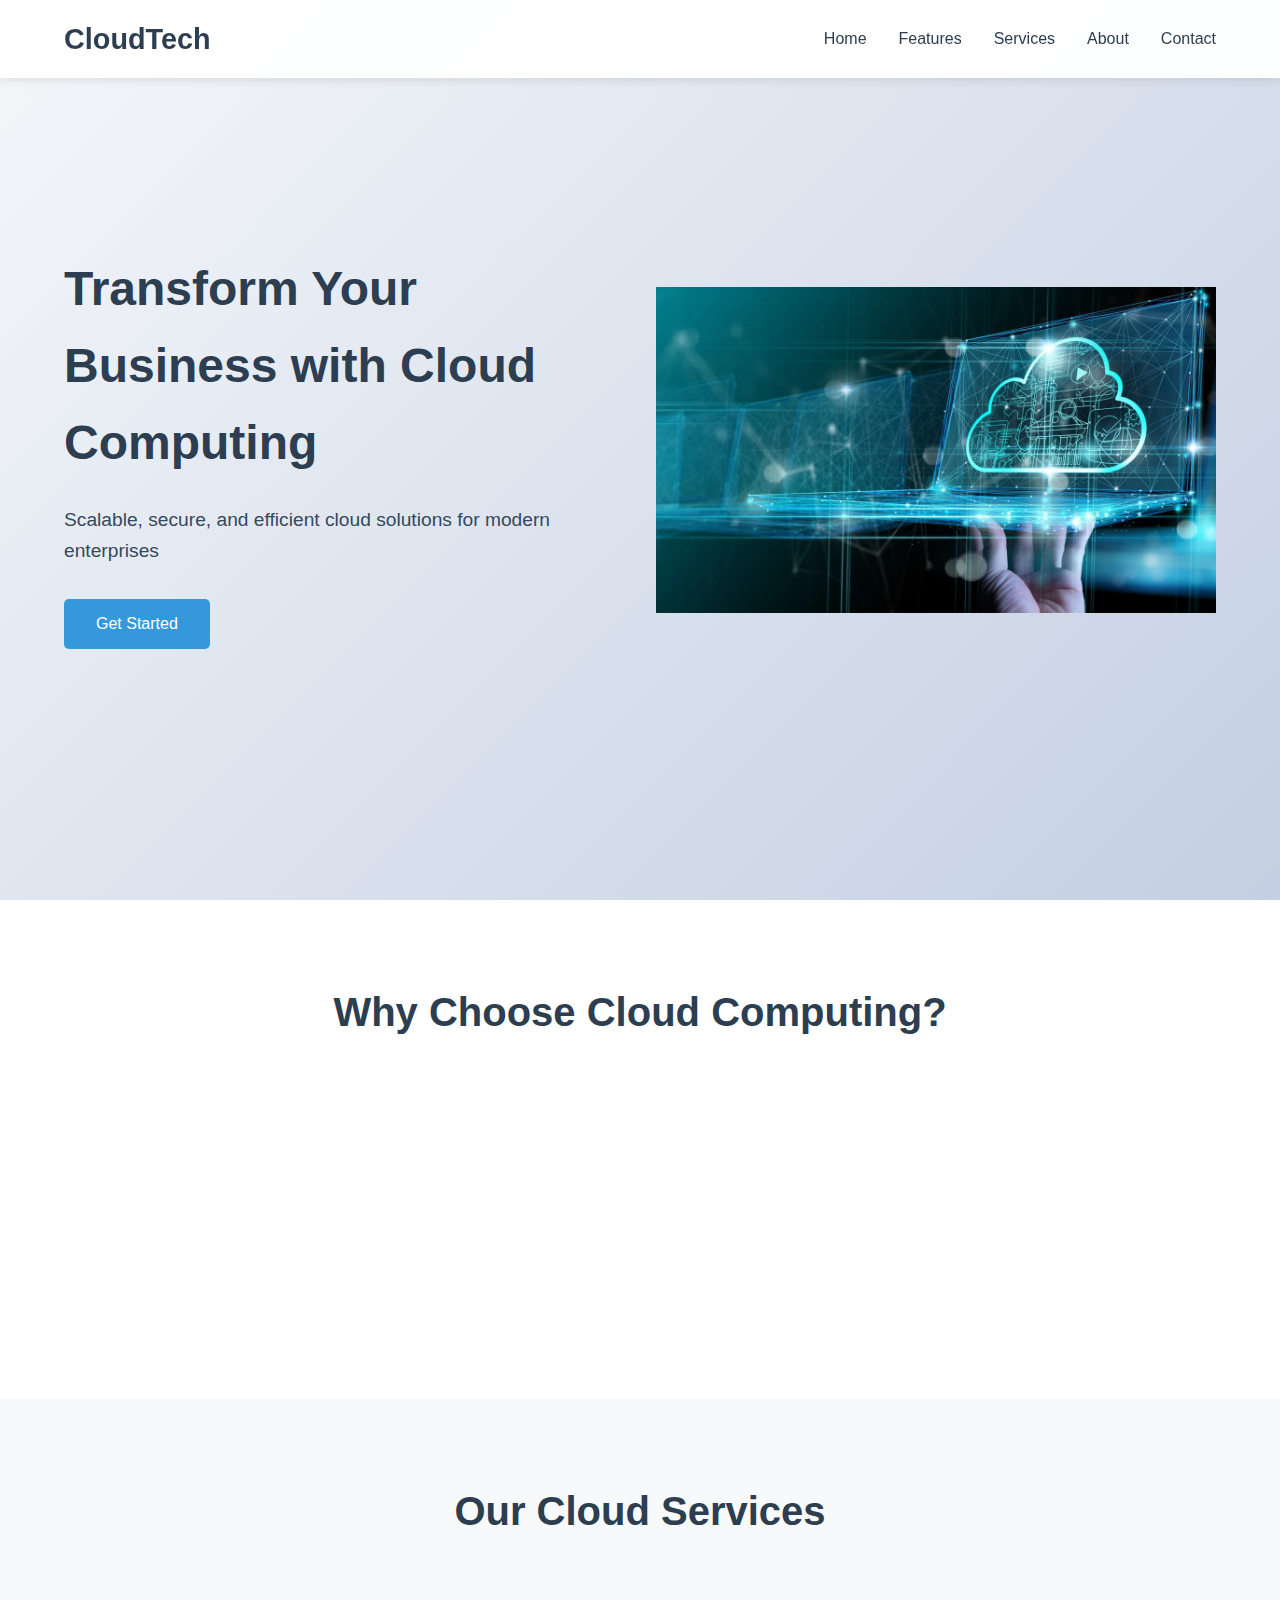
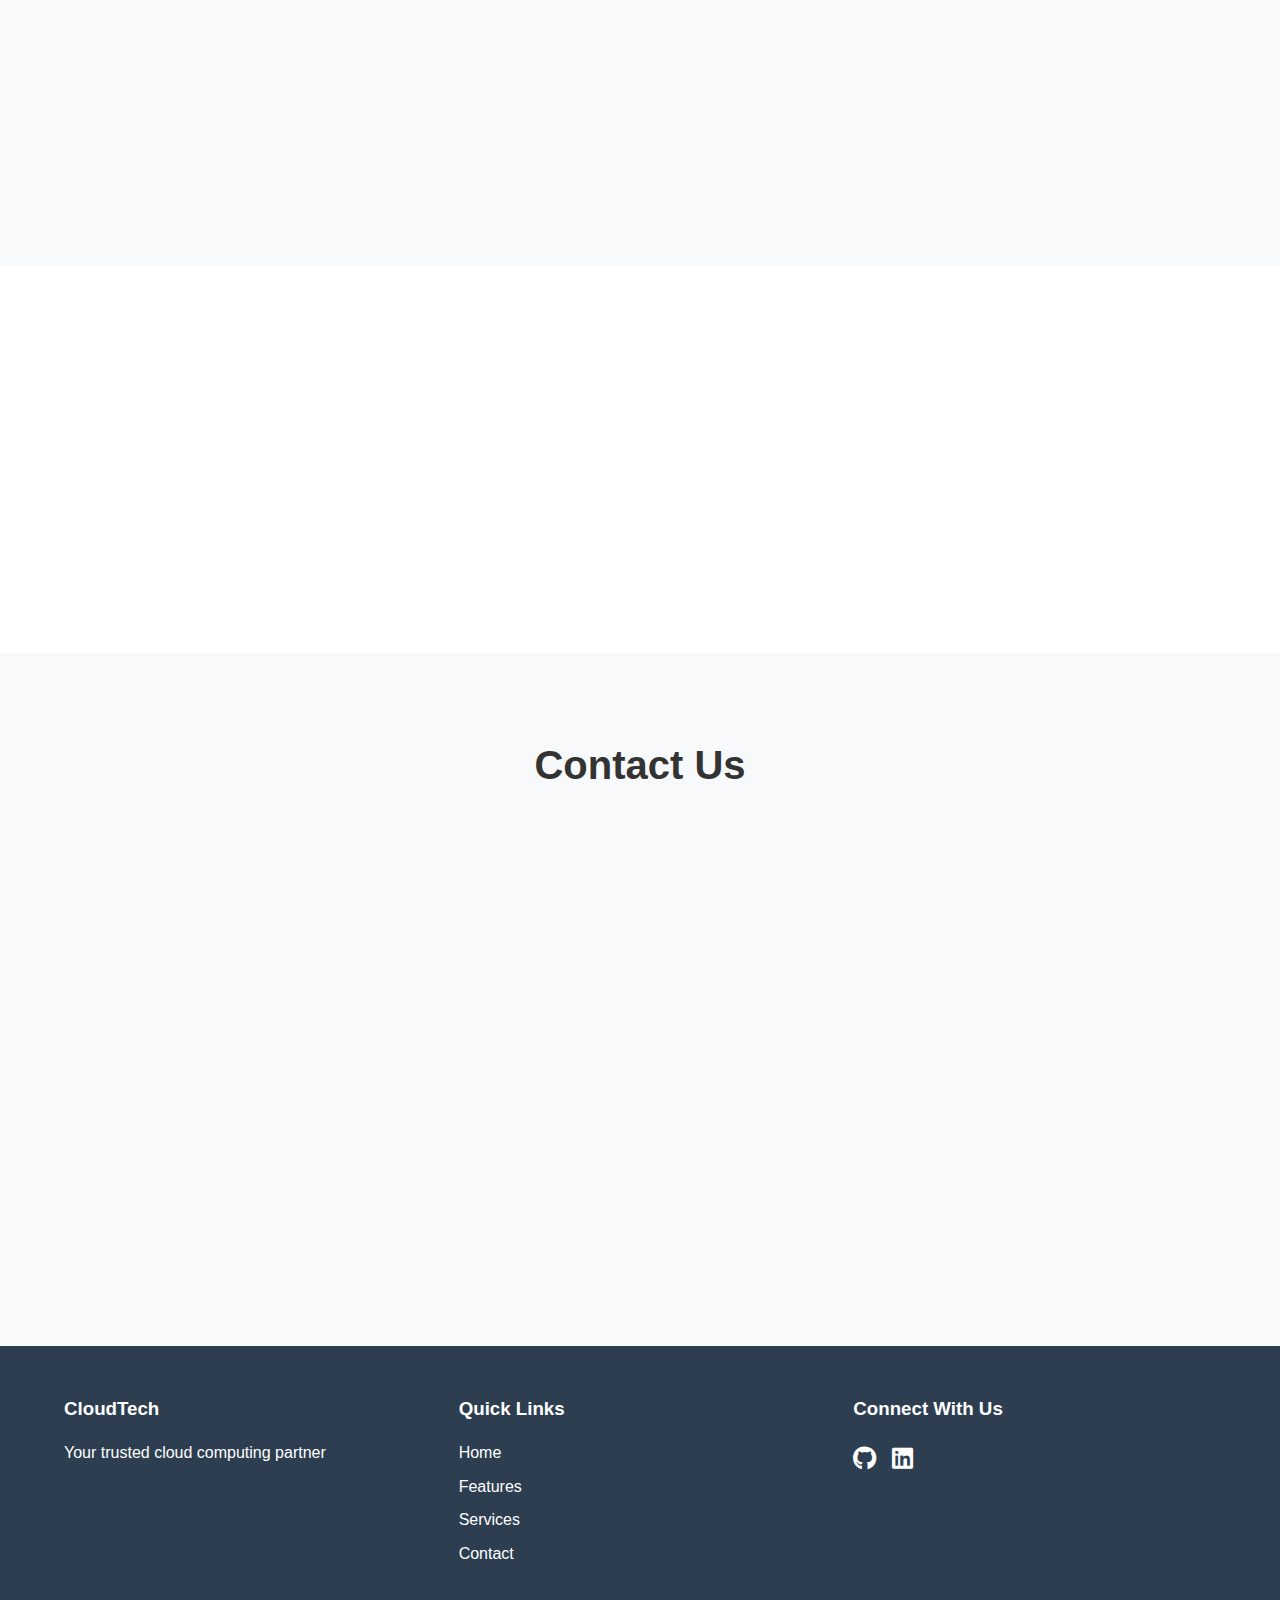
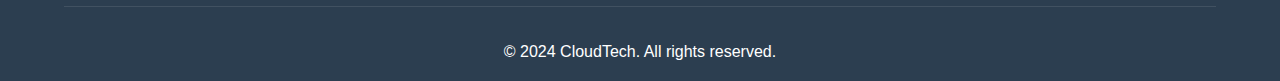
<file: Task-2/index.html>
<!DOCTYPE html>
<html lang="en">
<head>
    <meta charset="UTF-8">
    <meta name="viewport" content="width=device-width, initial-scale=1.0">
    <title>Cloud Computing Solutions</title>
    <link rel="stylesheet" href="styles.css">
    <link rel="stylesheet" href="https://cdnjs.cloudflare.com/ajax/libs/font-awesome/6.0.0/css/all.min.css">
</head>
<body>
    <nav class="navbar">
        <div class="logo">CloudTech</div>
        <ul class="nav-links">
            <li><a href="#home">Home</a></li>
            <li><a href="#features">Features</a></li>
            <li><a href="#services">Services</a></li>
            <li><a href="#about">About</a></li>
            <li><a href="#contact">Contact</a></li>
        </ul>
        <div class="menu-btn">
            <i class="fas fa-bars"></i>
        </div>
    </nav>

    <section id="home" class="hero">
        <div class="hero-content">
            <h1>Transform Your Business with Cloud Computing</h1>
            <p>Scalable, secure, and efficient cloud solutions for modern enterprises</p>
            <button class="cta-btn">Get Started</button>
        </div>
        <div class="hero-image">
            <img src="mainbanner-4.webp" alt="Cloud Computing Illustration">
        </div>
    </section>

    <section id="features" class="features">
        <h2>Why Choose Cloud Computing?</h2>
        <div class="features-grid">
            <div class="feature-card">
                <i class="fas fa-shield-alt"></i>
                <h3>Enhanced Security</h3>
                <p>Advanced encryption and security protocols to protect your data</p>
            </div>
            <div class="feature-card">
                <i class="fas fa-sync"></i>
                <h3>High Scalability</h3>
                <p>Scale resources up or down based on your needs</p>
            </div>
            <div class="feature-card">
                <i class="fas fa-coins"></i>
                <h3>Cost Effective</h3>
                <p>Pay only for the resources you use</p>
            </div>
            <div class="feature-card">
                <i class="fas fa-clock"></i>
                <h3>24/7 Availability</h3>
                <p>Access your data anytime, anywhere</p>
            </div>
        </div>
    </section>

    <section id="services" class="services">
        <h2>Our Cloud Services</h2>
        <div class="services-container">
            <div class="service-card">
                <h3>Infrastructure as a Service (IaaS)</h3>
                <p>Virtual computing resources including servers, storage, and networking</p>
                <button class="learn-more">Learn More</button>
            </div>
            <div class="service-card">
                <h3>Platform as a Service (PaaS)</h3>
                <p>Development and deployment environment for your applications</p>
                <button class="learn-more">Learn More</button>
            </div>
            <div class="service-card">
                <h3>Software as a Service (SaaS)</h3>
                <p>Cloud-based applications accessible through the internet</p>
                <button class="learn-more">Learn More</button>
            </div>
        </div>
    </section>

    <section id="about" class="about">
        <div class="about-content">
            <h2>About Us</h2>
            <p>We are a leading provider of cloud computing solutions, helping businesses transform their digital infrastructure. With years of experience and expertise, we deliver reliable and innovative cloud services tailored to your needs.</p>
            <div class="stats">
                <div class="stat-item">
                    <h3>500+</h3>
                    <p>Clients</p>
                </div>
                <div class="stat-item">
                    <h3>99.9%</h3>
                    <p>Uptime</p>
                </div>
                <div class="stat-item">
                    <h3>24/7</h3>
                    <p>Support</p>
                </div>
            </div>
        </div>
    </section>

    <section id="contact" class="contact">
        <h2>Contact Us</h2>
        <div class="contact-container">
            <form id="contact-form">
                <input type="text" placeholder="Name" required>
                <input type="email" placeholder="Email" required>
                <select>
                    <option value="" disabled selected>Select Service</option>
                    <option value="iaas">IaaS</option>
                    <option value="paas">PaaS</option>
                    <option value="saas">SaaS</option>
                </select>
                <textarea placeholder="Message" required></textarea>
                <button type="submit">Send Message</button>
            </form>
        </div>
    </section>

    <footer class="footer">
        <div class="footer-content">
            <div class="footer-section">
                <h3>CloudTech</h3>
                <p>Your trusted cloud computing partner</p>
            </div>
            <div class="footer-section">
                <h3>Quick Links</h3>
                <ul>
                    <li><a href="#home">Home</a></li>
                    <li><a href="#features">Features</a></li>
                    <li><a href="#services">Services</a></li>
                    <li><a href="#contact">Contact</a></li>
                </ul>
            </div>
            <div class="footer-section">
                <h3>Connect With Us</h3>
                <div class="social-links">
                    <a href="https://github.com/RishavChandel2107"><i class="fab fa-github"></i></a>
                    <a href="https://www.linkedin.com/in/rishav-kumar-chandel-8178a9345/"><i class="fab fa-linkedin"></i></a>
                </div>
            </div>
        </div>
        <div class="footer-bottom">
            <p>&copy; 2024 CloudTech. All rights reserved.</p>
        </div>
    </footer>

    <script src="script.js"></script>
</body>
</html>
</file>
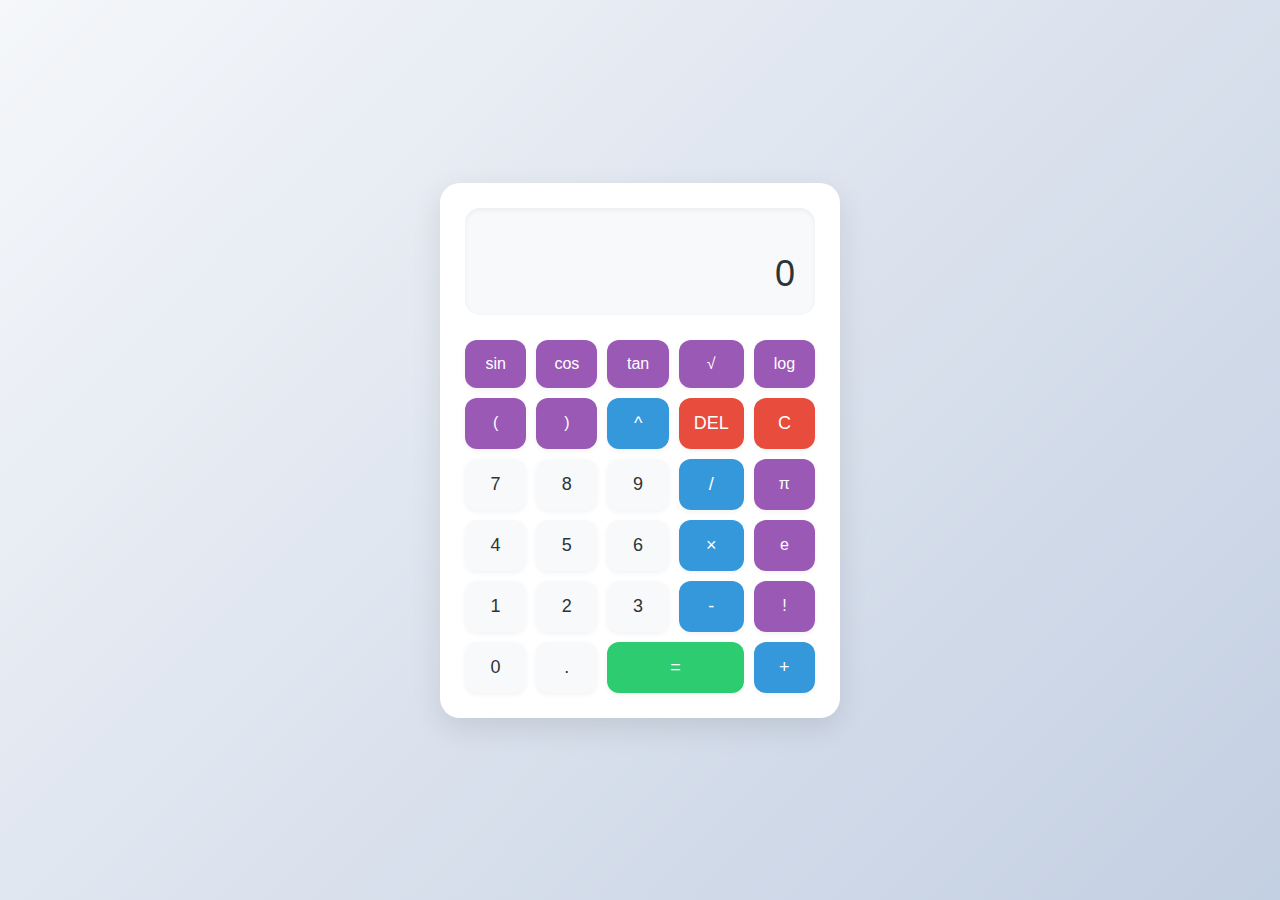
<file: Task-3/index.html>
<!DOCTYPE html>
<html lang="en">
<head>
    <meta charset="UTF-8">
    <meta name="viewport" content="width=device-width, initial-scale=1.0">
    <title>Advanced Scientific Calculator</title>
    <style>
        * {
            margin: 0;
            padding: 0;
            box-sizing: border-box;
            font-family: 'Segoe UI', Tahoma, Geneva, Verdana, sans-serif;
        }

        body {
            display: flex;
            justify-content: center;
            align-items: center;
            min-height: 100vh;
            background: linear-gradient(135deg, #f5f7fa 0%, #c3cfe2 100%);
            color: #2d3436;
        }

        .calculator {
            background: white;
            border: none;
            border-radius: 20px;
            padding: 25px;
            box-shadow: 0 10px 30px rgba(0, 0, 0, 0.1);
            width: 400px;
        }

        .display {
            background: #f8f9fa;
            border: none;
            border-radius: 15px;
            padding: 20px;
            margin-bottom: 25px;
            text-align: right;
            position: relative;
            box-shadow: inset 0 2px 5px rgba(0, 0, 0, 0.05);
        }

        #history {
            font-size: 14px;
            color: #95a5a6;
            min-height: 20px;
            margin-bottom: 5px;
        }

        #result {
            font-size: 36px;
            color: #2d3436;
            overflow-x: auto;
            white-space: nowrap;
            font-weight: 500;
        }

        .buttons {
            display: grid;
            grid-template-columns: repeat(5, 1fr);
            gap: 10px;
        }

        button {
            padding: 15px;
            border: none;
            border-radius: 12px;
            background: #f8f9fa;
            color: #2d3436;
            font-size: 18px;
            font-weight: 500;
            cursor: pointer;
            transition: all 0.3s ease;
            box-shadow: 0 2px 5px rgba(0, 0, 0, 0.05);
        }

        button:hover {
            background: #fff;
            transform: translateY(-2px);
            box-shadow: 0 5px 15px rgba(0, 0, 0, 0.1);
        }

        button:active {
            transform: translateY(0);
        }

        .operator {
            background: #3498db;
            color: white;
        }

        .equals {
            background: #2ecc71;
            color: white;
            grid-column: span 2;
        }

        .clear, .delete {
            background: #e74c3c;
            color: white;
        }

        .function {
            background: #9b59b6;
            color: white;
            font-size: 16px;
        }
    </style>
</head>
<body>
    <div class="calculator">
        <div class="display">
            <div id="history"></div>
            <div id="result">0</div>
        </div>
        <div class="buttons">
            <button class="function" onclick="calculate('sin')">sin</button>
            <button class="function" onclick="calculate('cos')">cos</button>
            <button class="function" onclick="calculate('tan')">tan</button>
            <button class="function" onclick="calculate('sqrt')">√</button>
            <button class="function" onclick="calculate('log')">log</button>

            <button class="function" onclick="calculate('(')">(</button>
            <button class="function" onclick="calculate(')')">) </button>
            <button class="operator" onclick="calculate('^')">^</button>
            <button class="delete" onclick="deleteLast()">DEL</button>
            <button class="clear" onclick="clearDisplay()">C</button>

            <button onclick="appendNumber('7')">7</button>
            <button onclick="appendNumber('8')">8</button>
            <button onclick="appendNumber('9')">9</button>
            <button class="operator" onclick="calculate('/')">/</button>
            <button class="function" onclick="calculate('pi')">π</button>

            <button onclick="appendNumber('4')">4</button>
            <button onclick="appendNumber('5')">5</button>
            <button onclick="appendNumber('6')">6</button>
            <button class="operator" onclick="calculate('*')">×</button>
            <button class="function" onclick="calculate('e')">e</button>

            <button onclick="appendNumber('1')">1</button>
            <button onclick="appendNumber('2')">2</button>
            <button onclick="appendNumber('3')">3</button>
            <button class="operator" onclick="calculate('-')">-</button>
            <button class="function" onclick="calculate('!')">!</button>

            <button onclick="appendNumber('0')">0</button>
            <button onclick="appendNumber('.')">.</button>
            <button class="equals" onclick="calculate('=')">= </button>
            <button class="operator" onclick="calculate('+')">+</button>
        </div>
    </div>

    <script>
        let currentExpression = '';
        let lastResult = '';

        function appendNumber(num) {
            if (currentExpression === '0' && num !== '.') {
                currentExpression = '';
            }
            currentExpression += num;
            updateDisplay();
        }

        function calculate(operator) {
            if (operator === '=') {
                try {
                    document.getElementById('history').textContent = currentExpression;
                    currentExpression = evaluateExpression(currentExpression);
                    lastResult = currentExpression;
                } catch (error) {
                    currentExpression = 'Error';
                }
            } else if (operator === 'sin') {
                currentExpression = Math.sin(evaluateExpression(currentExpression) * Math.PI / 180).toFixed(8);
            } else if (operator === 'cos') {
                currentExpression = Math.cos(evaluateExpression(currentExpression) * Math.PI / 180).toFixed(8);
            } else if (operator === 'tan') {
                currentExpression = Math.tan(evaluateExpression(currentExpression) * Math.PI / 180).toFixed(8);
            } else if (operator === 'sqrt') {
                currentExpression = Math.sqrt(evaluateExpression(currentExpression));
            } else if (operator === 'log') {
                currentExpression = Math.log10(evaluateExpression(currentExpression));
            } else if (operator === 'pi') {
                currentExpression += Math.PI;
            } else if (operator === 'e') {
                currentExpression += Math.E;
            } else if (operator === '!') {
                let num = evaluateExpression(currentExpression);
                currentExpression = factorial(num);
            } else {
                currentExpression += operator;
            }
            updateDisplay();
        }

        function evaluateExpression(expr) {
            // Replace special constants
            expr = expr.replace(/π/g, Math.PI.toString());
            expr = expr.replace(/e/g, Math.E.toString());
            
            // Handle power operator
            expr = expr.replace(/\^/g, '**');
            
            return Function('return ' + expr)();
        }

        function factorial(n) {
            if (n < 0) return 'Error';
            if (n === 0) return 1;
            let result = 1;
            for (let i = 1; i <= n; i++) {
                result *= i;
            }
            return result;
        }

        function clearDisplay() {
            currentExpression = '0';
            document.getElementById('history').textContent = '';
            updateDisplay();
        }

        function deleteLast() {
            if (currentExpression.length > 0) {
                currentExpression = currentExpression.slice(0, -1);
                if (currentExpression === '') {
                    currentExpression = '0';
                }
                updateDisplay();
            }
        }

        function updateDisplay() {
            document.getElementById('result').textContent = currentExpression;
        }

        // Initialize
        clearDisplay();
    </script>
</body>
</html>
</file>
<file: Task-2/styles.css>
/* Global Styles */
* {
    margin: 0;
    padding: 0;
    box-sizing: border-box;
    font-family: 'Segoe UI', Tahoma, Geneva, Verdana, sans-serif;
}

html {
    scroll-behavior: smooth;
}

body {
    line-height: 1.6;
    color: #333;
}

/* Navbar Styles */
.navbar {
    position: fixed;
    top: 0;
    width: 100%;
    display: flex;
    justify-content: space-between;
    align-items: center;
    padding: 1rem 5%;
    background: rgba(255, 255, 255, 0.95);
    box-shadow: 0 2px 10px rgba(0, 0, 0, 0.1);
    z-index: 1000;
    transition: all 0.3s ease;
}

.logo {
    font-size: 1.8rem;
    font-weight: bold;
    color: #2c3e50;
}

.nav-links {
    display: flex;
    list-style: none;
    gap: 2rem;
}

.nav-links a {
    text-decoration: none;
    color: #2c3e50;
    font-weight: 500;
    transition: color 0.3s ease;
}

.nav-links a:hover {
    color: #3498db;
}

.menu-btn {
    display: none;
    cursor: pointer;
    font-size: 1.5rem;
}

/* Hero Section */
.hero {
    min-height: 100vh;
    display: flex;
    align-items: center;
    justify-content: space-between;
    padding: 0 5%;
    background: linear-gradient(135deg, #f5f7fa 0%, #c3cfe2 100%);
}

.hero-content {
    flex: 1;
    padding-right: 2rem;
}

.hero-content h1 {
    font-size: 3rem;
    margin-bottom: 1.5rem;
    color: #2c3e50;
    animation: fadeInUp 1s ease;
}

.hero-content p {
    font-size: 1.2rem;
    margin-bottom: 2rem;
    color: #34495e;
    animation: fadeInUp 1.2s ease;
}

.hero-image {
    flex: 1;
    display: flex;
    justify-content: center;
    animation: float 3s ease-in-out infinite;
}

.hero-image img {
    max-width: 100%;
    height: auto;
}

/* Features Section */
.features {
    padding: 5rem 5%;
    background: #fff;
}

.features h2 {
    text-align: center;
    font-size: 2.5rem;
    margin-bottom: 3rem;
    color: #2c3e50;
}

.features-grid {
    display: grid;
    grid-template-columns: repeat(auto-fit, minmax(250px, 1fr));
    gap: 2rem;
}

.feature-card {
    padding: 2rem;
    text-align: center;
    background: #fff;
    border-radius: 10px;
    box-shadow: 0 5px 15px rgba(0, 0, 0, 0.1);
    transition: transform 0.3s ease;
}

.feature-card:hover {
    transform: translateY(-10px);
}

.feature-card i {
    font-size: 2.5rem;
    color: #3498db;
    margin-bottom: 1rem;
}

/* Services Section */
.services {
    padding: 5rem 5%;
    background: #f8f9fa;
}

.services h2 {
    text-align: center;
    font-size: 2.5rem;
    margin-bottom: 3rem;
    color: #2c3e50;
}

.services-container {
    display: grid;
    grid-template-columns: repeat(auto-fit, minmax(300px, 1fr));
    gap: 2rem;
}

.service-card {
    background: #fff;
    padding: 2rem;
    border-radius: 10px;
    box-shadow: 0 5px 15px rgba(0, 0, 0, 0.1);
    text-align: center;
    transition: transform 0.3s ease;
}

.service-card:hover {
    transform: translateY(-5px);
}

/* About Section */
.about {
    padding: 5rem 5%;
    background: #fff;
}

.about-content {
    max-width: 800px;
    margin: 0 auto;
    text-align: center;
}

.stats {
    display: grid;
    grid-template-columns: repeat(3, 1fr);
    gap: 2rem;
    margin-top: 3rem;
}

.stat-item h3 {
    font-size: 2.5rem;
    color: #3498db;
}

/* Contact Section */
.contact {
    padding: 5rem 5%;
    background: #f8f9fa;
}

.contact h2 {
    text-align: center;
    font-size: 2.5rem;
    margin-bottom: 3rem;
}

.contact-container {
    max-width: 600px;
    margin: 0 auto;
}

form {
    display: flex;
    flex-direction: column;
    gap: 1rem;
}

form input,
form select,
form textarea {
    padding: 1rem;
    border: 1px solid #ddd;
    border-radius: 5px;
    font-size: 1rem;
}

form textarea {
    height: 150px;
    resize: vertical;
}

button {
    padding: 1rem 2rem;
    background: #3498db;
    color: #fff;
    border: none;
    border-radius: 5px;
    cursor: pointer;
    font-size: 1rem;
    transition: background 0.3s ease;
}

button:hover {
    background: #2980b9;
}

/* Footer */
.footer {
    background: #2c3e50;
    color: #fff;
    padding: 3rem 5% 1rem;
}

.footer-content {
    display: grid;
    grid-template-columns: repeat(auto-fit, minmax(200px, 1fr));
    gap: 2rem;
    margin-bottom: 2rem;
}

.footer-section h3 {
    margin-bottom: 1rem;
}

.footer-section ul {
    list-style: none;
}

.footer-section ul li {
    margin-bottom: 0.5rem;
}

.footer-section a {
    color: #fff;
    text-decoration: none;
}

.social-links {
    display: flex;
    gap: 1rem;
}

.social-links a {
    font-size: 1.5rem;
    transition: color 0.3s ease;
}

.social-links a:hover {
    color: #3498db;
}

.footer-bottom {
    text-align: center;
    padding-top: 2rem;
    border-top: 1px solid rgba(255, 255, 255, 0.1);
}

/* Animations */
@keyframes fadeInUp {
    from {
        opacity: 0;
        transform: translateY(20px);
    }
    to {
        opacity: 1;
        transform: translateY(0);
    }
}

@keyframes float {
    0%, 100% {
        transform: translateY(0);
    }
    50% {
        transform: translateY(-20px);
    }
}

/* Responsive Design */
@media (max-width: 768px) {
    .menu-btn {
        display: block;
    }

    .nav-links {
        display: none;
        position: absolute;
        top: 100%;
        left: 0;
        width: 100%;
        background: #fff;
        flex-direction: column;
        padding: 1rem;
        text-align: center;
    }

    .nav-links.active {
        display: flex;
    }

    .hero {
        flex-direction: column;
        text-align: center;
        padding-top: 5rem;
    }

    .hero-content {
        padding-right: 0;
        margin-bottom: 2rem;
    }

    .stats {
        grid-template-columns: 1fr;
    }
}
</file>
